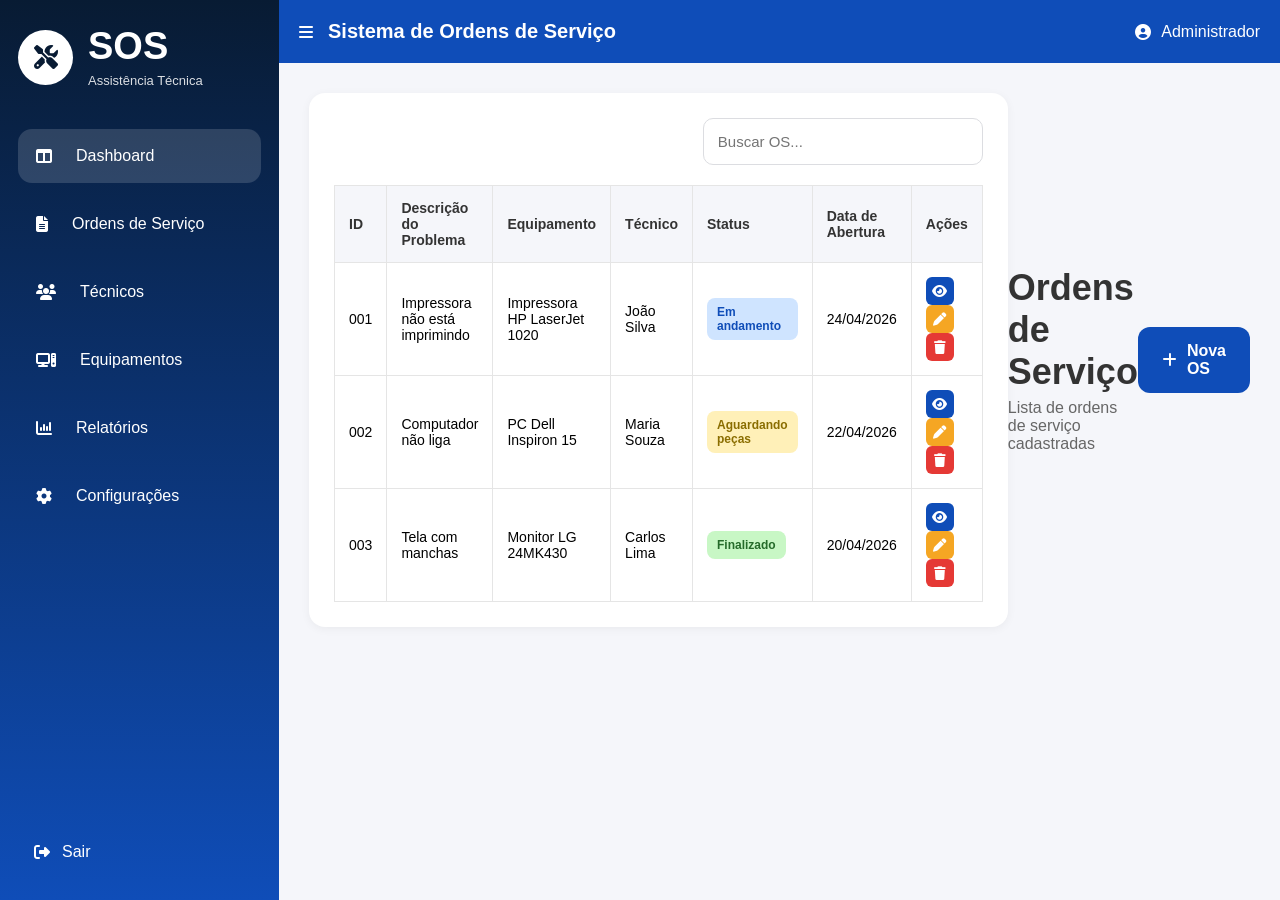
<file: frontend/index.html>
<!DOCTYPE html>
<html lang="pt-br">

<head>
    <meta charset="UTF-8">
    <meta name="viewport" content="width=device-width, initial-scale=1.0">
    <title>Sistema OS</title>

    <link rel="stylesheet" href="css/style.css">

    <link rel="stylesheet"
        href="https://cdnjs.cloudflare.com/ajax/libs/font-awesome/6.5.2/css/all.min.css">
</head>

<body>

            <div class="container">

                <!-- SIDEBAR -->
                <aside class="sidebar">

                    <div class="logo">

                <div class="logo-icon">
                    <i class="fa-solid fa-screwdriver-wrench"></i>
                </div>

                <div class="logo-text">
                    <h2>SOS</h2>
                    <span>Assistência Técnica</span>
                </div>

            </div>

            <nav class="menu">

                <a href="#" class="active">
                    <i class="fa-solid fa-table-columns"></i>
                    Dashboard
                </a>

                <a href="#">
                    <i class="fa-solid fa-file-lines"></i>
                    Ordens de Serviço
                </a>

                <a href="#">
                    <i class="fa-solid fa-users"></i>
                    Técnicos
                </a>

                <a href="#">
                    <i class="fa-solid fa-computer"></i>
                    Equipamentos
                </a>

                <a href="#">
                    <i class="fa-solid fa-chart-column"></i>
                    Relatórios
                </a>

                <a href="#">
                    <i class="fa-solid fa-gear"></i>
                    Configurações
                </a>

            </nav>

            <div class="logout">
                <a href="#">
                    <i class="fa-solid fa-right-from-bracket"></i>
                    Sair
                </a>
            </div>

        </aside>

        <!-- CONTEÚDO -->
        <main class="content">

            <!-- TOPBAR -->
            <header class="topbar">

                <div class="topbar-left">
                    <i class="fa-solid fa-bars"></i>
                    <h1>Sistema de Ordens de Serviço</h1>
                </div>

                <div class="user">
                    <i class="fa-solid fa-circle-user"></i>
                    <span>Administrador</span>
                </div>

            </header>

            <section class="page-content">

                <div class="page-header">

                    <div class="table-card">

    <div class="table-actions">
        <input type="text" id="buscar-os" placeholder="Buscar OS...">
    </div>

    <table class="os-table">
        <thead>
            <tr>
                <th>ID</th>
                <th>Descrição do Problema</th>
                <th>Equipamento</th>
                <th>Técnico</th>
                <th>Status</th>
                <th>Data de Abertura</th>
                <th>Ações</th>
            </tr>
        </thead>

        <tbody id="tabela-os">
            <!-- Dados carregados pelo JavaScript -->
        </tbody>
    </table>

</div>

                    <div>
                        <h2>Ordens de Serviço</h2>
                        <p>Lista de ordens de serviço cadastradas</p>
                    </div>

                    <a href="pages/nova-os.html" class="btn-primary">
                        <i class="fa-solid fa-plus"></i>
                        Nova OS
                    </a>

                </div>

            </section>

        </main>

    </div>

    <script src="js/script.js"></script>

</body>

</html>
</file>
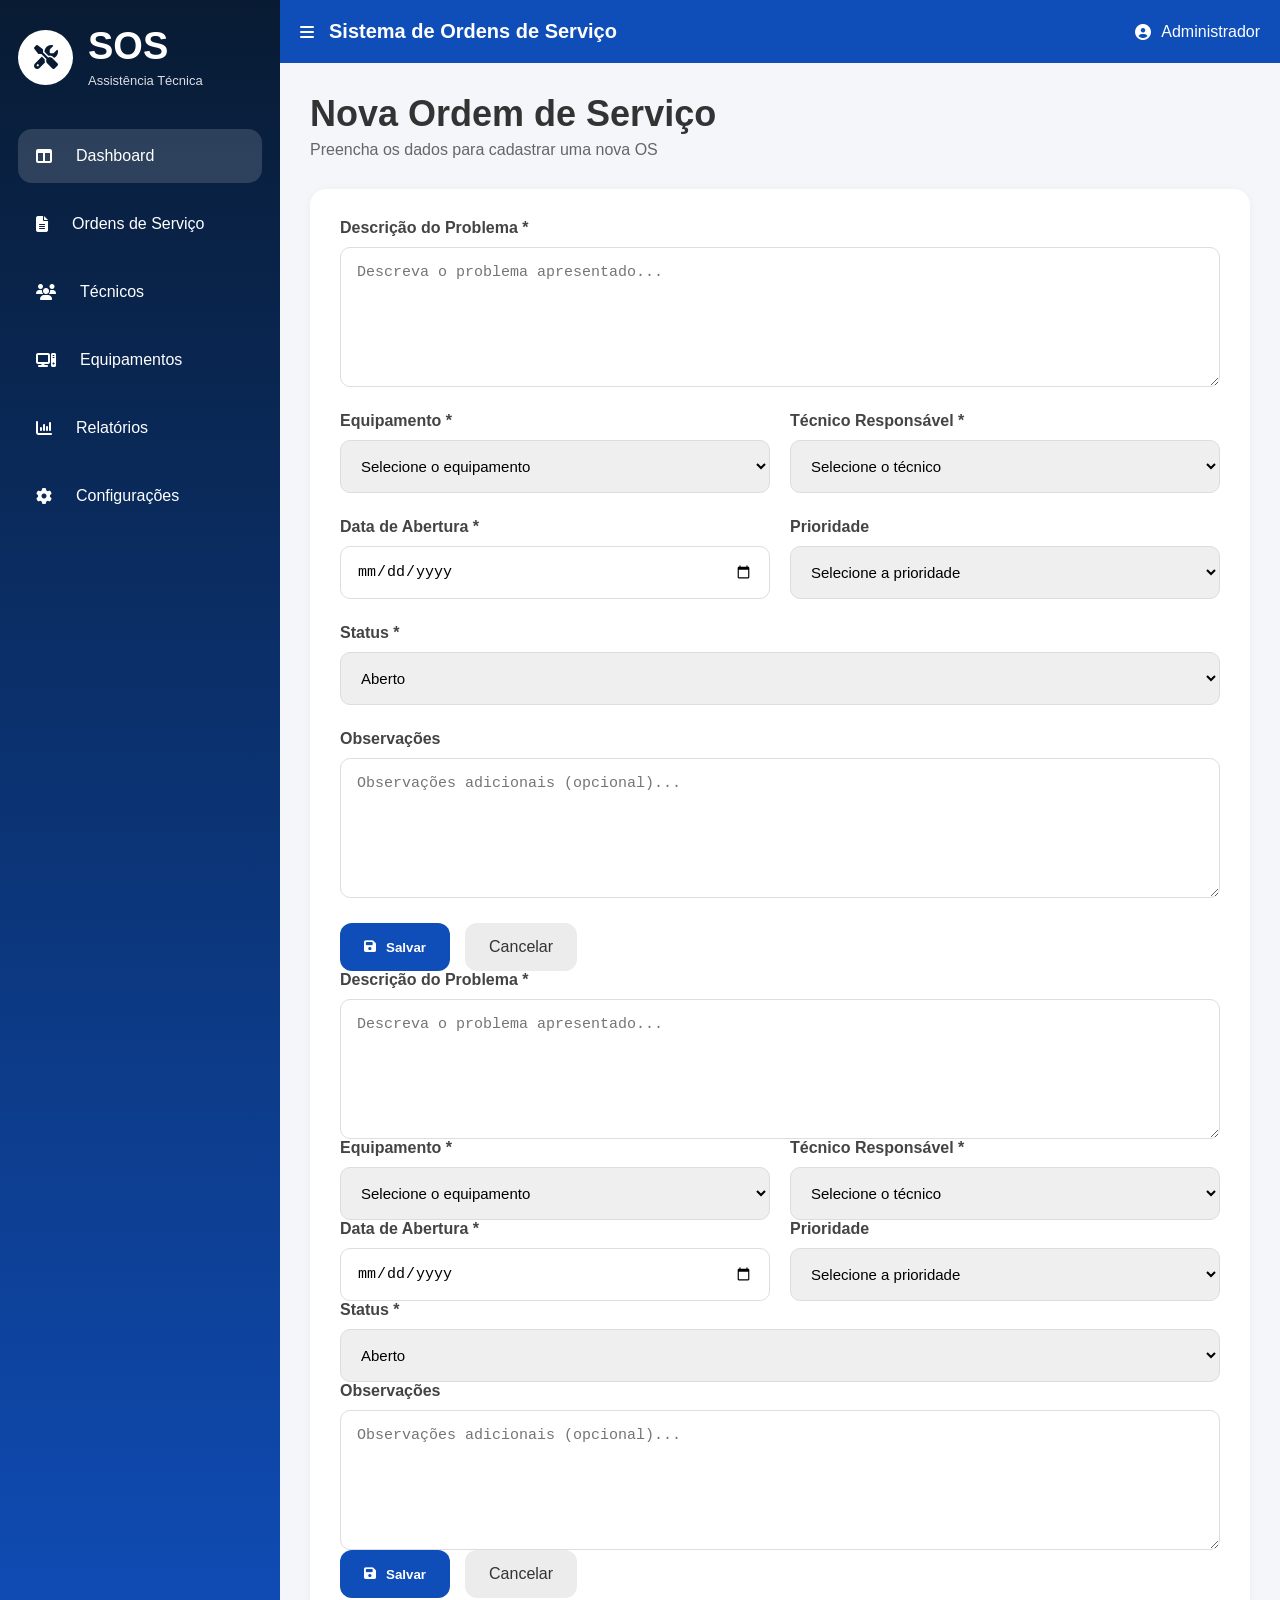
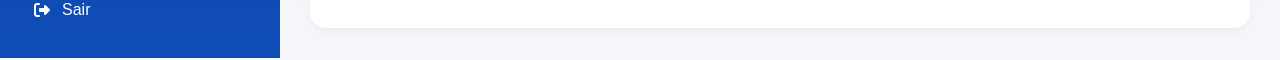
<file: frontend/pages/nova-os.html>
<!DOCTYPE html>
<html lang="pt-br">

<head>
    <meta charset="UTF-8">
    <meta name="viewport" content="width=device-width, initial-scale=1.0">
    <title>Sistema OS</title>

    <link rel="stylesheet" href="../css/style.css">

    <link rel="stylesheet"
        href="https://cdnjs.cloudflare.com/ajax/libs/font-awesome/6.5.2/css/all.min.css">
</head>

<body>

            <div class="container">

                <!-- SIDEBAR -->
                <aside class="sidebar">

                    <div class="logo">

                <div class="logo-icon">
                    <i class="fa-solid fa-screwdriver-wrench"></i>
                </div>

                <div class="logo-text">
                    <h2>SOS</h2>
                    <span>Assistência Técnica</span>
                </div>

            </div>

            <nav class="menu">

                <a href="#" class="active">
                    <i class="fa-solid fa-table-columns"></i>
                    Dashboard
                </a>

                <a href="#">
                    <i class="fa-solid fa-file-lines"></i>
                    Ordens de Serviço
                </a>

                <a href="#">
                    <i class="fa-solid fa-users"></i>
                    Técnicos
                </a>

                <a href="#">
                    <i class="fa-solid fa-computer"></i>
                    Equipamentos
                </a>

                <a href="#">
                    <i class="fa-solid fa-chart-column"></i>
                    Relatórios
                </a>

                <a href="#">
                    <i class="fa-solid fa-gear"></i>
                    Configurações
                </a>

            </nav>

            <div class="logout">
                <a href="#">
                    <i class="fa-solid fa-right-from-bracket"></i>
                    Sair
                </a>
            </div>

        </aside>

        <!-- CONTEÚDO -->
        <main class="content">

            <!-- TOPBAR -->
            <header class="topbar">

                <div class="topbar-left">
                    <i class="fa-solid fa-bars"></i>
                    <h1>Sistema de Ordens de Serviço</h1>
                </div>

                <div class="user">
                    <i class="fa-solid fa-circle-user"></i>
                    <span>Administrador</span>
                </div>

            </header>

            <section class="page-content">

    <div class="page-header">

        <div>
            <h2>Nova Ordem de Serviço</h2>
            <p>Preencha os dados para cadastrar uma nova OS</p>
        </div>

    </div>

    <div class="form-container">

    <form class="os-form" id="form-os">

    <div class="form-group">
        <label>Descrição do Problema *</label>
        <textarea name="descricao" placeholder="Descreva o problema apresentado..." required></textarea>
    </div>

    <div class="form-row">

        <div class="form-group">
            <label>Equipamento *</label>

            <select name="equipamento" required>
                <option value="">Selecione o equipamento</option>
                <option>Impressora HP LaserJet 1020</option>
                <option>PC Dell Inspiron 15</option>
                <option>Monitor LG 24MK430</option>
                <option>Teclado Logitech K120</option>
            </select>
        </div>

        <div class="form-group">
            <label>Técnico Responsável *</label>

            <select name="tecnico" required>
                <option value="">Selecione o técnico</option>
                <option>João Silva</option>
                <option>Maria Souza</option>
                <option>Carlos Lima</option>
            </select>
        </div>

    </div>

    <div class="form-row">

        <div class="form-group">
            <label>Data de Abertura *</label>
            <input type="date" name="data_abertura" required>
        </div>

        <div class="form-group">
            <label>Prioridade</label>

            <select name="prioridade">
                <option value="">Selecione a prioridade</option>
                <option>Baixa</option>
                <option>Média</option>
                <option>Alta</option>
                <option>Urgente</option>
            </select>
        </div>

    </div>

    <div class="form-group">
        <label>Status *</label>

        <select name="status" required>
            <option>Aberto</option>
            <option>Em andamento</option>
            <option>Aguardando peças</option>
            <option>Finalizado</option>
        </select>
    </div>

    <div class="form-group">
        <label>Observações</label>
        <textarea name="observacoes" placeholder="Observações adicionais (opcional)..."></textarea>
    </div>

    <div class="form-buttons">

        <button type="submit" class="btn-primary">
            <i class="fa-solid fa-floppy-disk"></i>
            Salvar
        </button>

        <a href="../index.html" class="btn-secondary">
            Cancelar
        </a>

    </div>

        </form>

            <div class="form-group">

                <label>Descrição do Problema *</label>

                <textarea placeholder="Descreva o problema apresentado..."></textarea>

            </div>

            <div class="form-row">

                <div class="form-group">
                    <label>Equipamento *</label>

                    <select>
                        <option>Selecione o equipamento</option>
                    </select>
                </div>

                <div class="form-group">
                    <label>Técnico Responsável *</label>

                    <select>
                        <option>Selecione o técnico</option>
                    </select>
                </div>

            </div>

            <div class="form-row">

                <div class="form-group">
                    <label>Data de Abertura *</label>

                    <input type="date">
                </div>

                <div class="form-group">
                    <label>Prioridade</label>

                    <select>
                        <option>Selecione a prioridade</option>
                    </select>
                </div>

            </div>

            <div class="form-group">

                <label>Status *</label>

                <select>
                    <option>Aberto</option>
                </select>

            </div>

            <div class="form-group">

                <label>Observações</label>

                <textarea placeholder="Observações adicionais (opcional)..."></textarea>

            </div>

            <div class="form-buttons">

                <button type="submit" class="btn-primary">
                    <i class="fa-solid fa-floppy-disk"></i>
                    Salvar
                </button>

                <a href="../index.html" class="btn-secondary">
                    Cancelar
                </a>

            </div>

        </form>

    </div>

        </section>

        </main>

    </div>

    <script src="../js/script.js"></script>

</body>

</html>
</file>
<file: frontend/css/style.css>
* {
    margin: 0;
    padding: 0;
    box-sizing: border-box;
}

:root {
    --primary: #0f4db8;
    --secondary: #081b33;
    --background: #f5f6fa;
    --white: #ffffff;
    --text: #333;
    --gray: #dcdde1;
}

body {
    font-family: Arial, Helvetica, sans-serif;
    background: var(--background);
}

.container {
    display: flex;
    min-height: 100vh;
}

/* SIDEBAR */

.sidebar {
    width: 280px;
    background: linear-gradient(180deg, #081b33, #0f4db8);
    color: white;
    padding: 25px 18px;
    display: flex;
    flex-direction: column;
    min-height: 100vh;
}

.logo h2 {
    font-size: 32px;
    margin-bottom: 5px;
}

.logo span {
    font-size: 14px;
    opacity: 0.8;
}

.menu {
    margin-top: 40px;
    display: flex;
    flex-direction: column;
    gap: 14px;
}

.logout {
    margin-top: auto;
    padding-top: 30px;
}

.menu a {
    text-decoration: none;
    color: white;
    padding: 18px 18px;
    border-radius: 14px;
    transition: 0.3s;
    display: flex;
    align-items: center;
    gap: 14px;
    font-size: 16px;
    width: 100%;
}

.menu a i {
    margin-right: 10px;
}

.menu a:hover,
.menu .active {
    background: rgba(255, 255, 255, 0.15);
}

.logout a {
    color: white;
    text-decoration: none;
    display: flex;
    align-items: center;
    gap: 12px;
    padding: 14px 16px;
    border-radius: 12px;
    transition: 0.3s;
}

.logout a:hover {
    background: rgba(255, 255, 255, 0.12);
}

/* CONTENT */

.content {
    flex: 1;
}

/* TOPBAR */

.topbar {
    background: var(--primary);
    color: white;
    padding: 20px;
    display: flex;
    align-items: center;
    justify-content: space-between;
}

.topbar-left {
    display: flex;
    align-items: center;
    gap: 15px;
}

.topbar-left h1 {
    font-size: 20px;
}

.user {
    display: flex;
    align-items: center;
    gap: 10px;
}

.logo {
    display: flex;
    align-items: center;
    gap: 15px;
}

.logo-icon {
    width: 55px;
    height: 55px;
    background: white;
    color: var(--secondary);
    border-radius: 50%;
    display: flex;
    align-items: center;
    justify-content: center;

    font-size: 24px;
}

.logo-text h2 {
    font-size: 38px;
    margin-bottom: 3px;
}

.logo-text span {
    font-size: 13px;
    opacity: 0.85;
}

/* PAGE CONTENT */

.page-content {
    padding: 30px;
}

.page-header {
    display: flex;
    align-items: center;
    justify-content: space-between;

    margin-bottom: 30px;
}

.page-header h2 {
    font-size: 36px;
    color: var(--text);

    margin-bottom: 6px;
}

.page-header p {
    color: #666;
    font-size: 16px;
}

/* BUTTON */

.btn-primary {
    background: var(--primary);

    color: white;

    text-decoration: none;

    padding: 15px 24px;

    border-radius: 12px;

    display: flex;
    align-items: center;

    gap: 10px;

    font-weight: bold;

    transition: 0.3s;
}

.btn-primary:hover {
    transform: translateY(-2px);

    opacity: 0.92;
}

/* FORM */

.form-container {
    background: white;

    padding: 30px;

    border-radius: 16px;

    box-shadow: 0 2px 10px rgba(0,0,0,0.05);
}

.os-form {
    display: flex;
    flex-direction: column;

    gap: 25px;
}

.form-group {
    display: flex;
    flex-direction: column;

    gap: 10px;
}

.form-group label {
    font-weight: bold;

    color: #444;
}

.form-group input,
.form-group select,
.form-group textarea {
    padding: 16px;

    border: 1px solid #dcdde1;

    border-radius: 10px;

    font-size: 15px;

    outline: none;
}

.form-group textarea {
    min-height: 140px;

    resize: vertical;
}

.form-row {
    display: flex;

    gap: 20px;
}

.form-row .form-group {
    flex: 1;
}

.form-buttons {
    display: flex;

    gap: 15px;
}

.btn-secondary {
    background: #ececec;

    color: #333;

    text-decoration: none;

    padding: 15px 24px;

    border-radius: 12px;

    transition: 0.3s;
}

.btn-secondary:hover {
    background: #dcdcdc;
}

/* TABLE */

.table-card {
    background: white;
    padding: 25px;
    border-radius: 16px;
    box-shadow: 0 2px 10px rgba(0,0,0,0.05);
}

.table-actions {
    display: flex;
    justify-content: flex-end;
    margin-bottom: 20px;
}

.table-actions input {
    width: 280px;
    padding: 14px;
    border: 1px solid #dcdde1;
    border-radius: 10px;
    outline: none;
    font-size: 15px;
}

.os-table {
    width: 100%;
    border-collapse: collapse;
}

.os-table th,
.os-table td {
    border: 1px solid #e5e5e5;
    padding: 14px;
    text-align: left;
    font-size: 14px;
}

.os-table th {
    background: #f5f6fa;
    color: #333;
}

.os-table tr:hover {
    background: #f9fbff;
}

.status-badge {
    padding: 7px 10px;
    border-radius: 8px;
    font-size: 12px;
    font-weight: bold;
    display: inline-block;
}

.status-badge.aberto {
    background: #e0e0e0;
    color: #333;
}

.status-badge.em-andamento {
    background: #cfe4ff;
    color: #0f4db8;
}

.status-badge.aguardando-pecas {
    background: #fff0b8;
    color: #8a6d00;
}

.status-badge.finalizado {
    background: #c8f7c5;
    color: #256b2a;
}

.action-btn {
    border: none;
    color: white;
    width: 28px;
    height: 28px;
    border-radius: 6px;
    cursor: pointer;
    margin-right: 4px;
}

.btn-view {
    background: #0f4db8;
}

.btn-edit {
    background: #f5a623;
}

.btn-delete {
    background: #e53935;
}

button.btn-primary {
    border: none;
    cursor: pointer;
    font-family: Arial, Helvetica, sans-serif;
}
</file>
